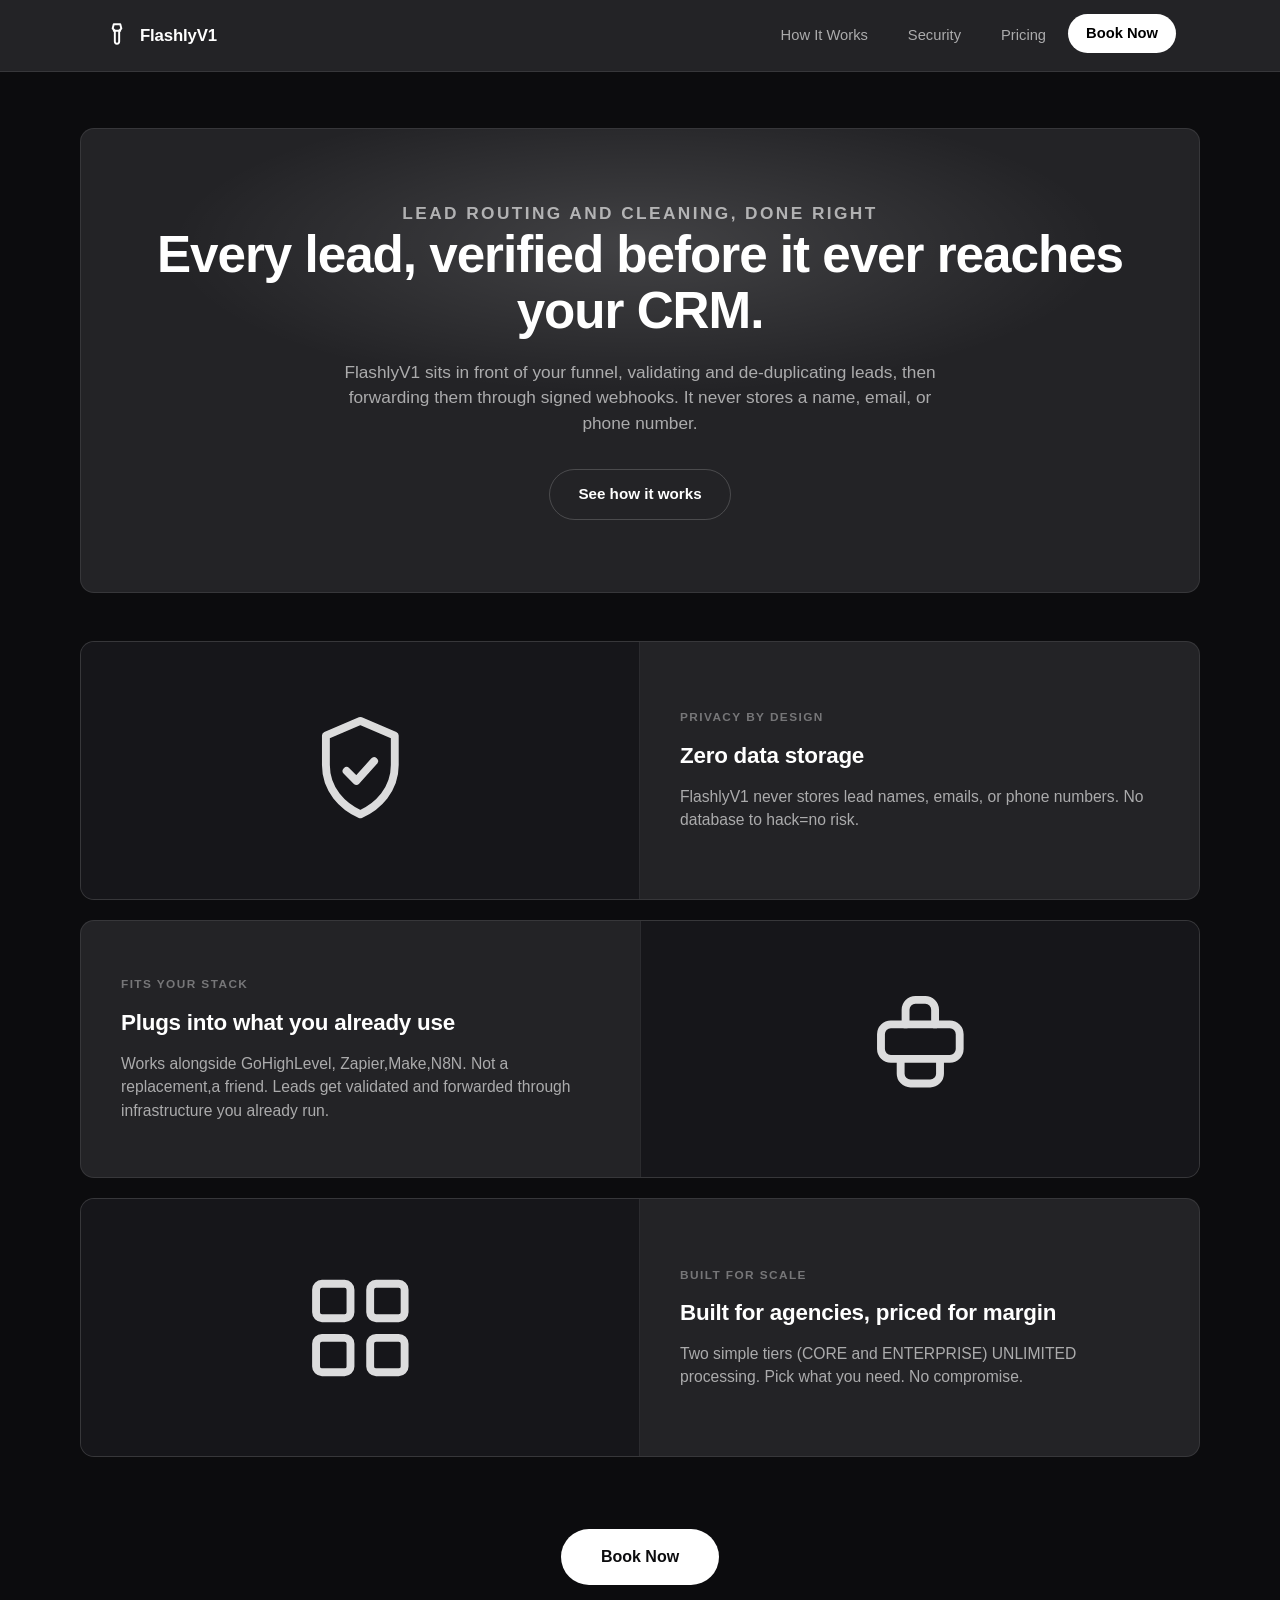
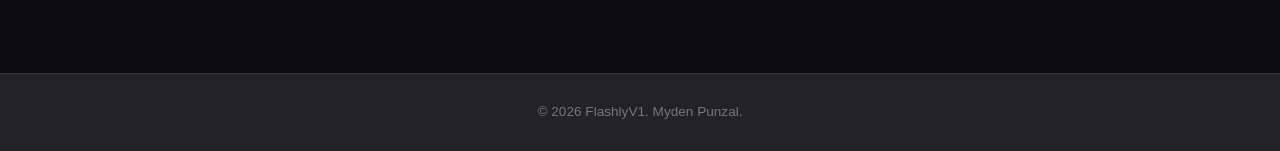
<file: index.html>
<!DOCTYPE html>
<html lang="en">
<head>
<meta charset="UTF-8">
<meta name="viewport" content="width=device-width, initial-scale=1.0">
<title>FlashlyV1</title>
<link rel="icon" type="image/png" href="LOGO-Photoroom.png">
<link rel="stylesheet" href="website.css">
</head>
<body>

<header class="site-header">
  <div class="wrap">
    <a href="/" class="logo">
      <svg class="logo-mark" viewBox="0 0 24 24" fill="none" stroke="#ffffff" stroke-width="1.8" stroke-linecap="round" stroke-linejoin="round">
        <path d="M9 2h6l1 4-2 2v10a2 2 0 0 1-2 2 2 2 0 0 1-2-2V8L8 6l1-4z"/>
        <path d="M9 8h6"/>
      </svg>
      FlashlyV1
    </a>
    <button class="nav-toggle" aria-label="Toggle navigation" aria-expanded="false">
      <span></span>
    </button>
    <ul class="nav-cols">
      <li><a href="/HIW">How It Works</a></li>
      <li><a href="/security">Security</a></li>
      <li><a href="/pricing">Pricing</a></li>
      <li><a href="https://calendly.com" class="nav-book-btn">Book Now</a></li>
    </ul>
  </div>
</header>

<main>

  <section class="hero wrap">
    <div class="hero-box">
      <div class="hero-beam" aria-hidden="true"></div>
      <p class="hero-eyebrow">Lead routing and cleaning, done right</p>
      <h1>Every lead, verified before it ever reaches your CRM.</h1>
      <p>FlashlyV1 sits in front of your funnel, validating and de-duplicating leads, then forwarding them through signed webhooks. It never stores a name, email, or phone number.</p>
      <a class="hero-cta" href="HIW.html">See how it works</a>
    </div>
  </section>

  <section class="cards wrap">

    <article class="card" tabindex="0">
      <div class="card-media">
        <svg viewBox="0 0 24 24" fill="none" stroke="#ffffff" stroke-width="1.6" stroke-linecap="round" stroke-linejoin="round">
          <path d="M12 2l7 3v6c0 5-3.4 8.4-7 10-3.6-1.6-7-5-7-10V5l7-3z"/>
          <path d="M9.2 12.2l2 2 3.6-4"/>
        </svg>
      </div>
      <div class="card-body">
        <span class="card-tag">Privacy by design</span>
        <h3>Zero data storage</h3>
        <p>FlashlyV1 never stores lead names, emails, or phone numbers. No database to hack=no risk.</p>
      </div>
    </article>

    <article class="card reverse" tabindex="0">
      <div class="card-media">
        <svg viewBox="0 0 24 24" fill="none" stroke="#ffffff" stroke-width="1.6" stroke-linecap="round" stroke-linejoin="round">
          <path d="M9 7V4a2 2 0 0 1 2-2h2a2 2 0 0 1 2 2v3"/>
          <rect x="4" y="7" width="16" height="7" rx="2"/>
          <path d="M8 14v3a2 2 0 0 0 2 2h4a2 2 0 0 0 2-2v-3"/>
        </svg>
      </div>
      <div class="card-body">
        <span class="card-tag">Fits your stack</span>
        <h3>Plugs into what you already use</h3>
        <p>Works alongside GoHighLevel, Zapier,Make,N8N. Not a replacement,a friend. Leads get validated and forwarded through infrastructure you already run.</p>
      </div>
    </article>

    <article class="card" tabindex="0">
      <div class="card-media">
        <svg viewBox="0 0 24 24" fill="none" stroke="#ffffff" stroke-width="1.6" stroke-linecap="round" stroke-linejoin="round">
          <rect x="3" y="3" width="7" height="7" rx="1.2"/>
          <rect x="14" y="3" width="7" height="7" rx="1.2"/>
          <rect x="3" y="14" width="7" height="7" rx="1.2"/>
          <rect x="14" y="14" width="7" height="7" rx="1.2"/>
        </svg>
      </div>
      <div class="card-body">
        <span class="card-tag">Built for scale</span>
        <h3>Built for agencies, priced for margin</h3>
        <p>Two simple tiers (CORE and ENTERPRISE) UNLIMITED processing. Pick what you need. No compromise.</p>
      </div>
    </article>

  </section>

  <section class="book-now">
    <a class="book-now-btn" href="https://calendly.com/mydenpunzal08/30min">Book Now</a>
  </section>

</main>

<footer class="site-footer">
  <div class="wrap">© 2026 FlashlyV1. Myden Punzal.</div>
</footer>

<div id="overlay"></div>
<script src="website.js"></script>
</body>
</html>
</file>
<file: website.css>
:root {
  --bg: #0c0c0e;              
  --surface: #232326;         
  --surface-raised: #2b2b2f;  
  --border: rgba(255, 255, 255, 0.09);
  --border-strong: rgba(255, 255, 255, 0.18);
  --text: #ffffff;            
  --text-muted: rgba(255, 255, 255, 0.62);
  --text-faint: rgba(255, 255, 255, 0.38);

  --header-h: 72px;
  --radius: 14px;
  --radius-sm: 8px;
  --max-w: 1120px;

  --ease: cubic-bezier(0.22, 1, 0.36, 1);
}

* { box-sizing: border-box; }

html {
  -webkit-text-size-adjust: 100%;
  scroll-behavior: smooth;
}

body {
  margin: 0;
  background: var(--bg);
  color: var(--text);
  font-family: -apple-system, BlinkMacSystemFont, "Segoe UI", Roboto, Helvetica, Arial, sans-serif;
  line-height: 1.5;
  padding-top: var(--header-h);
}

body.no-scroll { overflow: hidden; }

img { max-width: 100%; display: block; }

a { color: inherit; }

.wrap {
  max-width: var(--max-w);
  margin: 0 auto;
  padding: 0 24px;
}

:focus-visible {
  outline: 2px solid #ffffff;
  outline-offset: 3px;
}



.site-header {
  position: fixed;
  top: 0; left: 0; right: 0;
  height: var(--header-h);
  background: var(--surface);
  border-bottom: 1px solid var(--border);
  z-index: 200;
  display: flex;
  align-items: center;
}

.site-header .wrap {
  width: 100%;
  display: flex;
  align-items: center;
  justify-content: space-between;
}

.logo {
  display: flex;
  align-items: center;
  gap: 10px;
  font-weight: 800;
  font-size: 1.05rem;
  letter-spacing: -0.01em;
  text-decoration: none;
  color: var(--text);
}

.logo-mark {
  width: 26px;
  height: 26px;
  flex-shrink: 0;
}

.nav-cols {
  display: flex;
  gap: 4px;
  list-style: none;
  margin: 0;
  padding: 0;
}

.nav-cols a {
  display: block;
  padding: 10px 18px;
  text-decoration: none;
  font-size: 0.92rem;
  font-weight: 500;
  color: var(--text-muted);
  border-radius: var(--radius-sm);
  transition: color 0.15s var(--ease), background 0.15s var(--ease);
}

.nav-cols a:hover,
.nav-cols a:focus-visible {
  color: var(--text);
  background: rgba(255, 255, 255, 0.06);
}

.nav-cols a[aria-current="page"] {
  color: var(--text);
  background: rgba(255, 255, 255, 0.09);
}

.nav-toggle {
  display: none;
  width: 40px;
  height: 40px;
  border: none;
  background: transparent;
  cursor: pointer;
  padding: 0;
  align-items: center;
  justify-content: center;
}

.nav-toggle span,
.nav-toggle span::before,
.nav-toggle span::after {
  content: "";
  display: block;
  width: 22px;
  height: 2px;
  background: var(--text);
  position: relative;
  transition: transform 0.2s var(--ease), opacity 0.2s var(--ease);
}

.nav-toggle span::before { position: absolute; top: -7px; }
.nav-toggle span::after { position: absolute; top: 7px; }



.hero {
  padding: 56px 0 8px;
}

.hero-box {
  position: relative;
  background: var(--surface);
  border: 1px solid var(--border);
  border-radius: var(--radius);
  padding: 72px 40px;
  text-align: center;
  overflow: hidden;
}

.hero-beam {
  position: absolute;
  inset: -20% -10% auto -10%;
  height: 420px;
  background: radial-gradient(closest-side, rgba(255, 255, 255, 0.14), transparent 70%);
  pointer-events: none;
  animation: sweep 10s ease-in-out infinite alternate;
}

@keyframes sweep {
  from { transform: translateX(-8%) scale(1); }
  to   { transform: translateX(8%) scale(1.08); }
}

.hero-eyebrow {
  display: inline-block;
  font-size: 0.78rem;
  font-weight: 700;
  letter-spacing: 0.14em;
  text-transform: uppercase;
  color: var(--text-faint);
  margin: 0 0 18px;
  position: relative;
}

.hero h1 {
  position: relative;
  font-size: clamp(2rem, 4.4vw, 3.2rem);
  line-height: 1.1;
  letter-spacing: -0.02em;
  font-weight: 800;
  margin: 0 0 20px;
}

.hero p {
  position: relative;
  max-width: 620px;
  margin: 0 auto;
  color: var(--text-muted);
  font-size: 1.08rem;
}

.hero-cta {
  position: relative;
  display: inline-block;
  margin-top: 32px;
  padding: 13px 28px;
  border: 1px solid var(--border-strong);
  border-radius: 999px;
  text-decoration: none;
  color: var(--text);
  font-weight: 600;
  font-size: 0.95rem;
  transition: background 0.15s var(--ease), border-color 0.15s var(--ease);
}

.hero-cta:hover { background: rgba(255, 255, 255, 0.08); }



.page-intro {
  padding: 56px 0 8px;
}

.page-intro .eyebrow {
  font-size: 0.78rem;
  font-weight: 700;
  letter-spacing: 0.14em;
  text-transform: uppercase;
  color: var(--text-faint);
  margin: 0 0 14px;
}

.page-intro h1 {
  font-size: clamp(1.8rem, 3.6vw, 2.6rem);
  letter-spacing: -0.02em;
  font-weight: 800;
  margin: 0 0 14px;
}

.page-intro p {
  max-width: 640px;
  color: var(--text-muted);
  font-size: 1.05rem;
}



.cards {
  display: flex;
  flex-direction: column;
  gap: 20px;
  padding: 40px 0 64px;
}

.card {
  display: grid;
  grid-template-columns: 1fr 1fr;
  align-items: stretch;
  background: var(--surface);
  border: 1px solid var(--border);
  border-radius: var(--radius);
  overflow: hidden;
  cursor: pointer;
  transition: transform 0.2s var(--ease), border-color 0.2s var(--ease), background 0.2s var(--ease);
}

.card:hover {
  border-color: var(--border-strong);
  background: var(--surface-raised);
}

.card.reverse { grid-template-columns: 1fr 1fr; direction: rtl; }
.card.reverse > * { direction: ltr; }

.card-media {
  background: #16161a;
  min-height: 220px;
  display: flex;
  align-items: center;
  justify-content: center;
  border-right: 1px solid var(--border);
}

.card.reverse .card-media { border-right: none; border-left: 1px solid var(--border); }

.card-media svg { width: 46%; height: 46%; opacity: 0.85; }

.card-body {
  padding: 36px 40px;
  display: flex;
  flex-direction: column;
  justify-content: center;
  gap: 12px;
}

.card-tag {
  font-size: 0.74rem;
  font-weight: 700;
  letter-spacing: 0.12em;
  text-transform: uppercase;
  color: var(--text-faint);
}

.card-body h3 {
  margin: 0;
  font-size: 1.4rem;
  font-weight: 700;
  letter-spacing: -0.01em;
}

.card-body p {
  margin: 0;
  color: var(--text-muted);
  font-size: 0.98rem;
}

.card-hint {
  margin-top: 10px;
  font-size: 0.85rem;
  color: var(--text-faint);
  font-weight: 600;
}


.cards.single .card { grid-template-columns: 1fr 1fr; }



#overlay {
  position: fixed;
  inset: 0;
  background: rgba(12, 12, 14, 0.55);
  backdrop-filter: blur(10px);
  -webkit-backdrop-filter: blur(10px);
  opacity: 0;
  pointer-events: none;
  transition: opacity 0.25s var(--ease);
  z-index: 500;
}

#overlay.is-visible {
  opacity: 1;
  pointer-events: auto;
}

.card.is-open {
  position: fixed;
  top: 50%; left: 50%;
  transform: translate(-50%, -50%) scale(1);
  width: min(880px, 92vw);
  max-height: 86vh;
  z-index: 1000;
  grid-template-columns: 1fr;
  cursor: default;
  box-shadow: 0 30px 80px rgba(0, 0, 0, 0.6);
  animation: pop-in 0.28s var(--ease);
}

.card.is-open .card-media {
  min-height: 260px;
  border-right: none;
  border-bottom: 1px solid var(--border);
}

.card.is-open .card-body { padding: 32px 36px 40px; }

@keyframes pop-in {
  from { transform: translate(-50%, -50%) scale(0.92); opacity: 0; }
  to   { transform: translate(-50%, -50%) scale(1); opacity: 1; }
}



.book-now {
  padding: 8px 0 88px;
  text-align: center;
}

.book-now-btn {
  display: inline-block;
  padding: 16px 40px;
  background: var(--text);
  color: var(--bg);
  border-radius: 999px;
  text-decoration: none;
  font-weight: 700;
  font-size: 1rem;
  transition: transform 0.15s var(--ease), opacity 0.15s var(--ease);
}

.book-now-btn:hover { opacity: 0.88; }



.site-footer {
  background: var(--surface);
  border-top: 1px solid var(--border);
  padding: 28px 0;
  text-align: center;
  color: var(--text-faint);
  font-size: 0.85rem;
}



@media (max-width: 860px) {
  .card,
  .card.reverse {
    grid-template-columns: 1fr;
    direction: ltr;
  }
  .card-media {
    min-height: 180px;
    border-right: none;
    border-bottom: 1px solid var(--border);
  }
  .card.reverse .card-media { border-left: none; border-bottom: 1px solid var(--border); }
  .card-body { padding: 28px 26px; }
  .hero-box { padding: 52px 24px; }
}

@media (max-width: 700px) {
  .nav-cols {
    position: fixed;
    top: var(--header-h);
    left: 0; right: 0;
    background: var(--surface);
    border-bottom: 1px solid var(--border);
    flex-direction: column;
    gap: 0;
    padding: 8px 16px 16px;
    transform: translateY(-8px);
    opacity: 0;
    pointer-events: none;
    transition: transform 0.2s var(--ease), opacity 0.2s var(--ease);
  }
  .nav-cols.is-open {
    transform: translateY(0);
    opacity: 1;
    pointer-events: auto;
  }
  .nav-cols a { padding: 12px 10px; }
  .nav-toggle { display: flex; }
  .card.is-open { width: 94vw; max-height: 90vh; overflow-y: auto; }
}

@media (prefers-reduced-motion: reduce) {
  html { scroll-behavior: auto; }
  .hero-beam { animation: none; }
  .card, .card.is-open, .hero-cta, .book-now-btn, #overlay { transition: none; animation: none; }
}

.book-now-btn {
  display: inline-block; 
  transition: transform 0.2s ease-in-out, box-shadow 0.2s ease-in-out;
}

.book-now-btn:hover {
  transform: scale(1.05); 
  box-shadow: 0px 8px 25px rgba(255, 255, 255, 0.25); 
}

.nav-book-btn {
  background-color: #ffffff !important; 
  color: #000000 !important;            
  padding: 8px 18px !important;         
  border-radius: 50px !important;       
  font-weight: bold !important;
  text-decoration: none !important;
  display: inline-block !important;
  
  opacity: 1 !important; 
  visibility: visible !important;
  
  transition: transform 0.2s ease-in-out, box-shadow 0.2s ease-in-out !important;
}

.nav-book-btn:hover {
  transform: scale(1.05) !important;
  background-color: #ffffff !important; 
  box-shadow: 0px 0px 20px rgba(255, 255, 255, 0.6) !important; 
}
</file>
